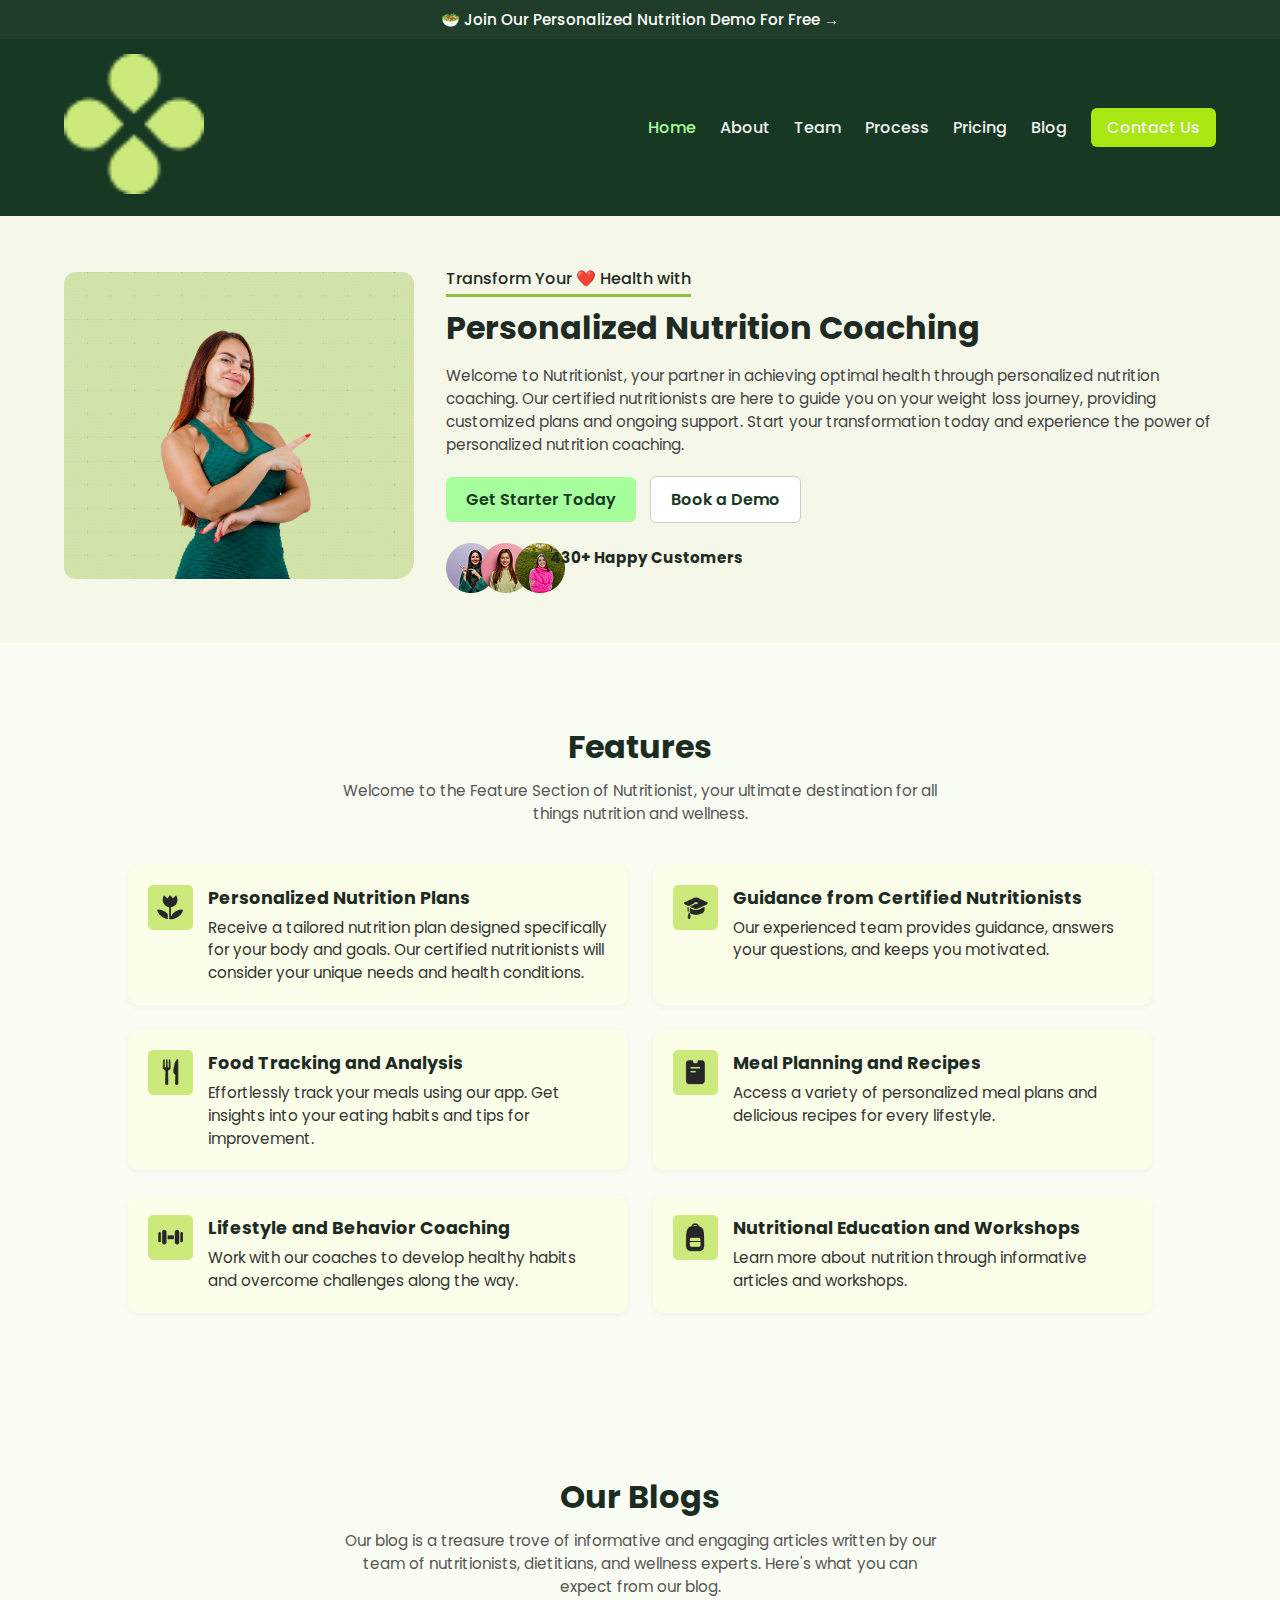
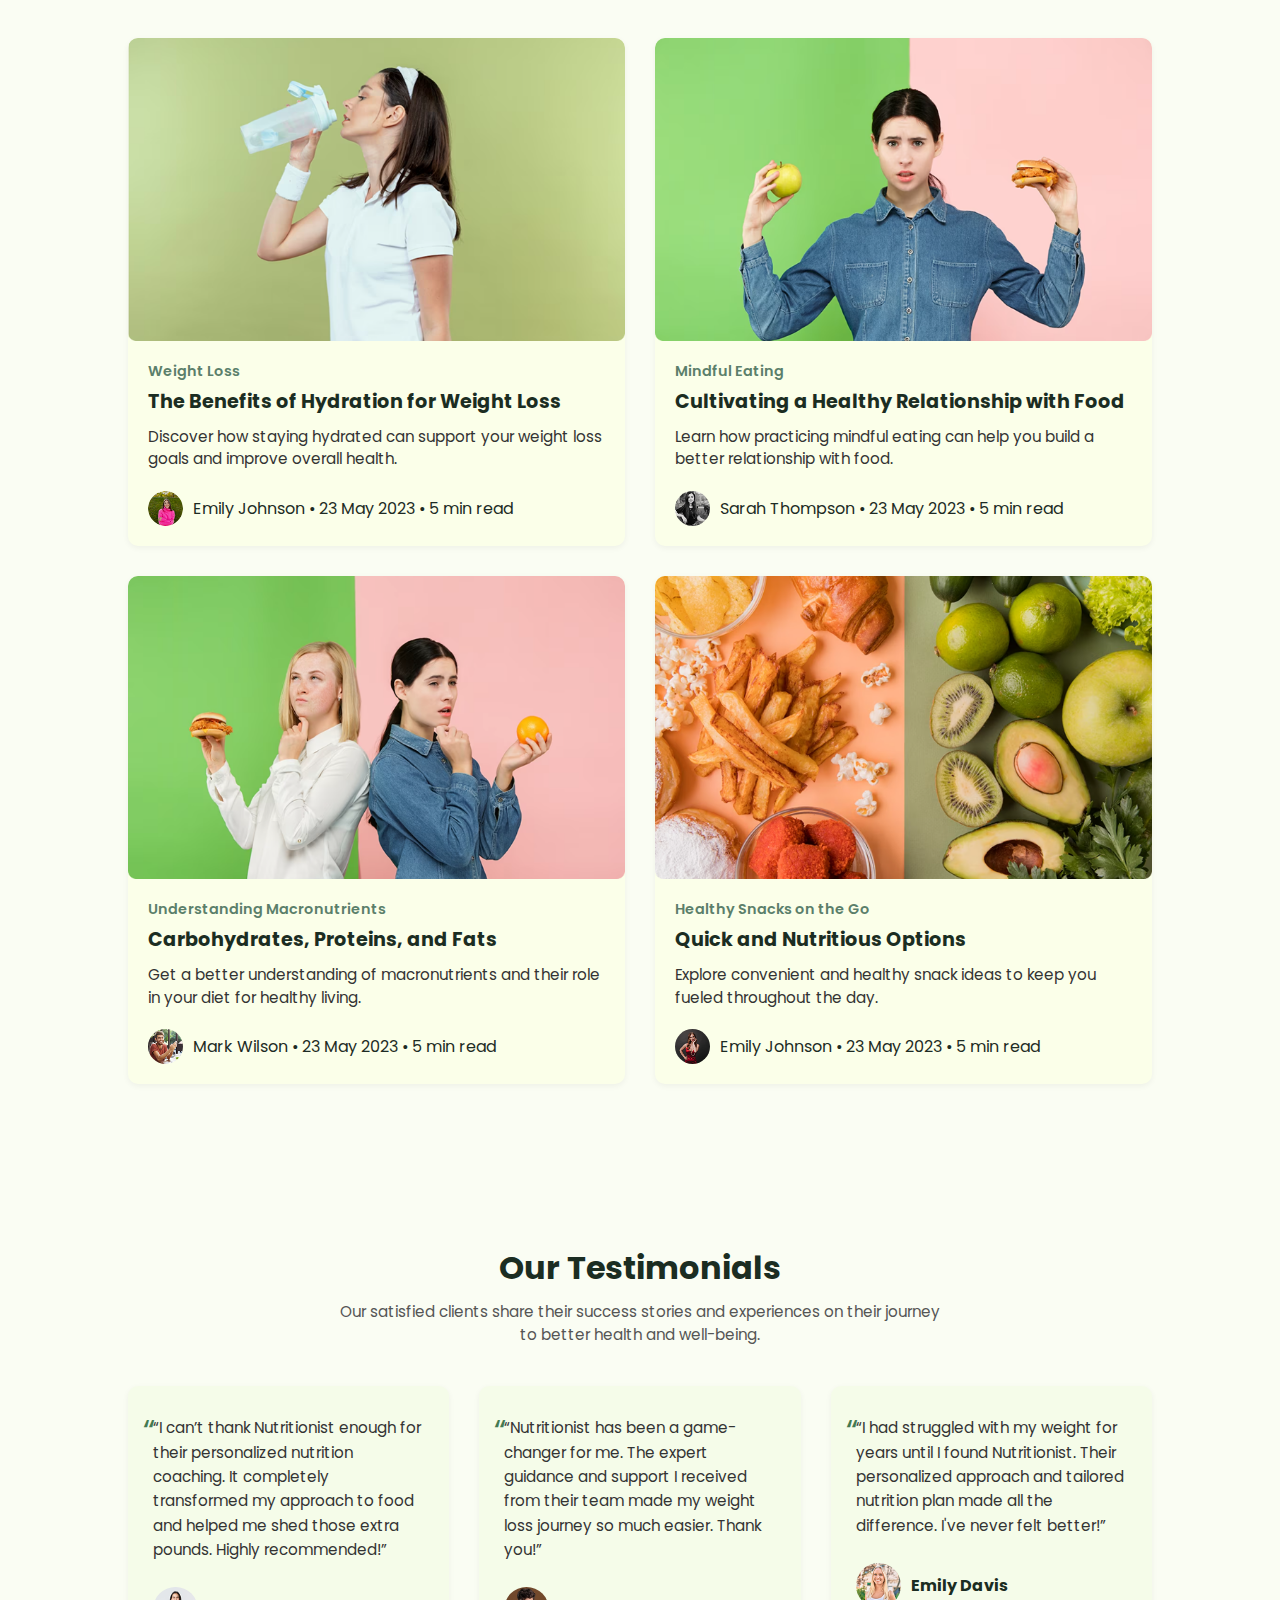
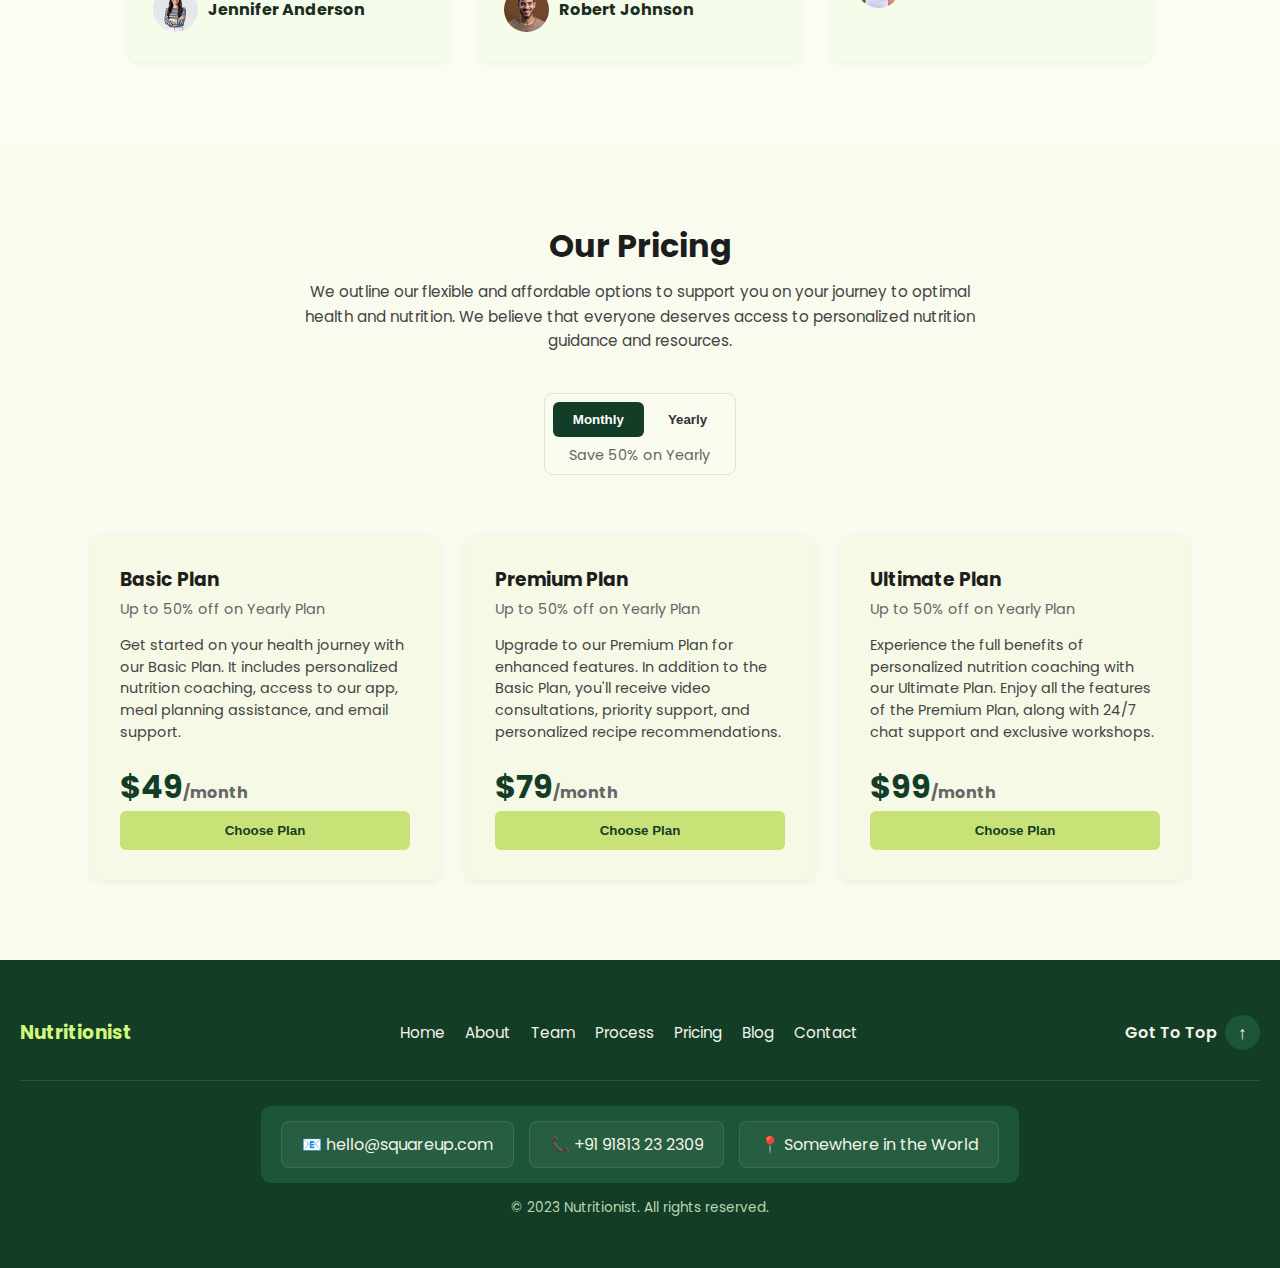
<file: index.html>
<!DOCTYPE html>
<html lang="en">
<head>
  <meta charset="UTF-8">
  <meta name="viewport" content="width=device-width, initial-scale=1.0">
  <title>Nutritionist – Home</title>
  <link rel="preconnect" href="https://fonts.googleapis.com">
  <link rel="preconnect" href="https://fonts.gstatic.com" crossorigin>
  <link href="https://fonts.googleapis.com/css2?family=Poppins:wght@400;500;700&display=swap" rel="stylesheet">
 <link rel="stylesheet" href="css/style.css">
</head>
<body>


  <div class="top-banner">
    <p>🥗 Join Our Personalized Nutrition Demo For Free →</p>
  </div>


  <header class="header">
    <div class="container">
      <div class="logo">
      <img src="image/logo.png" alt="logo" />
      </div>
      <nav class="nav">
        <a href="#" class="active">Home</a>
        <a href="#">About</a>
        <a href="#">Team</a>
        <a href="#">Process</a>
        <a href="#">Pricing</a>
        <a href="#">Blog</a>
        <a href="#" class="contact-btn">Contact Us</a>
      </nav>
    </div>
  </header>


  <section class="hero">
    <div class="hero-container">
      <div class="hero-image">
        <img src="image/homepage1.png" alt="Fitness Woman" />
      </div>
      <div class="hero-text">
        <h4>Transform Your ❤️ Health with</h4>
        <h1>Personalized Nutrition Coaching</h1>
        <p>
          Welcome to Nutritionist, your partner in achieving optimal health through personalized nutrition coaching.
          Our certified nutritionists are here to guide you on your weight loss journey, providing customized plans
          and ongoing support. Start your transformation today and experience the power of personalized nutrition coaching.
        </p>
        <div class="hero-buttons">
          <a href="#" class="btn primary">Get Starter Today</a>
          <a href="#" class="btn outline">Book a Demo</a>
        </div>
        <div class="customers">
          <img src="image/smallpic1.png" alt="Happy Customers" />
           <img src="image/smallpic2.png" alt="Happy Customers" />
            <img src="image/smallpic3.png" alt="Happy Customers" />
          <p><strong>430+ Happy Customers</strong></p>
        </div>
      </div>
    </div>
  </section>

<section class="features" id="features">
  <h2>Features</h2>
  <p class="features-subtext">
    Welcome to the Feature Section of Nutritionist, your ultimate destination for all things nutrition and wellness.
  </p>

  <div class="features-grid">
    <div class="feature-box">
      <img src="image/c1.png" alt="Nutrition Plan Icon" />
      <div>
        <h3>Personalized Nutrition Plans</h3>
        <p>
          Receive a tailored nutrition plan designed specifically for your body and goals.
          Our certified nutritionists will consider your unique needs and health conditions.
        </p>
      </div>
    </div>

    <div class="feature-box">
      <img src="image/c2.png" alt="Certified Nutritionists Icon" />
      <div>
        <h3>Guidance from Certified Nutritionists</h3>
        <p>
          Our experienced team provides guidance, answers your questions, and keeps you motivated.
        </p>
      </div>
    </div>

    <div class="feature-box">
      <img src="image/c3.png" alt="Food Tracking Icon" />
      <div>
        <h3>Food Tracking and Analysis</h3>
        <p>
          Effortlessly track your meals using our app. Get insights into your eating habits and tips for improvement.
        </p>
      </div>
    </div>

    <div class="feature-box">
      <img src="image/c4.png" alt="Meal Planning Icon" />
      <div>
        <h3>Meal Planning and Recipes</h3>
        <p>
          Access a variety of personalized meal plans and delicious recipes for every lifestyle.
        </p>
      </div>
    </div>

    <div class="feature-box">
      <img src="image/c5.png" alt="Coaching Icon" />
      <div>
        <h3>Lifestyle and Behavior Coaching</h3>
        <p>
          Work with our coaches to develop healthy habits and overcome challenges along the way.
        </p>
      </div>
    </div>

    <div class="feature-box">
      <img src="image/c6.png" alt="Workshops Icon" />
      <div>
        <h3>Nutritional Education and Workshops</h3>
        <p>
          Learn more about nutrition through informative articles and workshops.
        </p>
      </div>
    </div>
  </div>
</section>

<section class="blogs" id="blogs">
  <h2>Our Blogs</h2>
  <p class="blogs-subtext">
    Our blog is a treasure trove of informative and engaging articles written by our team of nutritionists,
    dietitians, and wellness experts. Here's what you can expect from our blog.
  </p>

  <div class="blogs-grid">
    <article class="blog-card">
      <img src="image/homepage2.png" alt="Woman drinking water for hydration" />
      <div class="blog-content">
        <p class="blog-category">Weight Loss</p>
        <h3>The Benefits of Hydration for Weight Loss</h3>
        <p class="blog-desc">
          Discover how staying hydrated can support your weight loss goals and improve overall health.
        </p>
        <div class="blog-author">
          <img src="image/smallpic3.png" alt="Emily Johnson" />
          <span>Emily Johnson • 23 May 2023 • 5 min read</span>
        </div>
      </div>
    </article>

    <article class="blog-card">
      <img src="image/homepage3.png" alt="Woman holding apple and burger for mindful eating" />
      <div class="blog-content">
        <p class="blog-category">Mindful Eating</p>
        <h3>Cultivating a Healthy Relationship with Food</h3>
        <p class="blog-desc">
          Learn how practicing mindful eating can help you build a better relationship with food.
        </p>
        <div class="blog-author">
          <img src="image/a1.png" alt="Sarah Thompson" />
          <span>Sarah Thompson • 23 May 2023 • 5 min read</span>
        </div>
      </div>
    </article>

    <article class="blog-card">
      <img src="image/homepage4.png" alt="Two women holding different foods for nutrition comparison" />
      <div class="blog-content">
        <p class="blog-category">Understanding Macronutrients</p>
        <h3>Carbohydrates, Proteins, and Fats</h3>
        <p class="blog-desc">
          Get a better understanding of macronutrients and their role in your diet for healthy living.
        </p>
        <div class="blog-author">
          <img src="image/a2.png" alt="Mark Wilson" />
          <span>Mark Wilson • 23 May 2023 • 5 min read</span>
        </div>
      </div>
    </article>

    <article class="blog-card">
      <img src="image/homepage5.png" alt="Healthy fruits and snacks on table" />
      <div class="blog-content">
        <p class="blog-category">Healthy Snacks on the Go</p>
        <h3>Quick and Nutritious Options</h3>
        <p class="blog-desc">
          Explore convenient and healthy snack ideas to keep you fueled throughout the day.
        </p>
        <div class="blog-author">
          <img src="image/a3.png" alt="Emily Johnson" />
          <span>Emily Johnson • 23 May 2023 • 5 min read</span>
        </div>
      </div>
    </article>
  </div>
</section>

<section class="testimonials" id="testimonials">
  <h2>Our Testimonials</h2>
  <p class="testimonials-subtext">
    Our satisfied clients share their success stories and experiences on their journey to better health and well-being.
  </p>

  <div class="testimonials-grid">
    <article class="testimonial-card">
      <p class="quote">“I can’t thank Nutritionist enough for their personalized nutrition coaching. It completely transformed my approach to food and helped me shed those extra pounds. Highly recommended!”</p>
      <div class="testimonial-author">
        <img src="image/homepage6.png" alt="Jennifer Anderson" />
        <h4>Jennifer Anderson</h4>
      </div>
    </article>

    <article class="testimonial-card">
      <p class="quote">“Nutritionist has been a game-changer for me. The expert guidance and support I received from their team made my weight loss journey so much easier. Thank you!”</p>
      <div class="testimonial-author">
        <img src="image/homepage7.png" alt="Robert Johnson" />
        <h4>Robert Johnson</h4>
      </div>
    </article>

    <article class="testimonial-card">
      <p class="quote">“I had struggled with my weight for years until I found Nutritionist. Their personalized approach and tailored nutrition plan made all the difference. I've never felt better!”</p>
      <div class="testimonial-author">
        <img src="image/homepage8.png" alt="Emily Davis" />
        <h4>Emily Davis</h4>
      </div>
    </article>
  </div>
</section>
 <section class="pricing">
  <h2>Our Pricing</h2>
  <p class="pricing-subtitle">
    We outline our flexible and affordable options to support you on your journey to optimal health and nutrition.
    We believe that everyone deserves access to personalized nutrition guidance and resources.
  </p>

  <div class="pricing-toggle">
    <button class="active">Monthly</button>
    <button>Yearly</button>
    <p class="save-text">Save 50% on Yearly</p>
  </div>

  <div class="pricing-plans">
    <div class="plan-box">
      <h3>Basic Plan</h3>
      <p class="plan-offer">Up to 50% off on Yearly Plan</p>
      <p class="plan-desc">
        Get started on your health journey with our Basic Plan. It includes personalized nutrition coaching, access to our app,
        meal planning assistance, and email support.
      </p>
      <p class="price">$49<span>/month</span></p>
      <button class="choose-btn">Choose Plan</button>
    </div>

    <div class="plan-box">
      <h3>Premium Plan</h3>
      <p class="plan-offer">Up to 50% off on Yearly Plan</p>
      <p class="plan-desc">
        Upgrade to our Premium Plan for enhanced features. In addition to the Basic Plan, you'll receive video consultations,
        priority support, and personalized recipe recommendations.
      </p>
      <p class="price">$79<span>/month</span></p>
      <button class="choose-btn">Choose Plan</button>
    </div>

    <div class="plan-box">
      <h3>Ultimate Plan</h3>
      <p class="plan-offer">Up to 50% off on Yearly Plan</p>
      <p class="plan-desc">
        Experience the full benefits of personalized nutrition coaching with our Ultimate Plan. Enjoy all the features of the
        Premium Plan, along with 24/7 chat support and exclusive workshops.
      </p>
      <p class="price">$99<span>/month</span></p>
      <button class="choose-btn">Choose Plan</button>
    </div>
  </div>
</section>
  <footer class="footer">
  <div class="footer-top">
    <div class="footer-logo">
      <h3>Nutritionist</h3>
    </div>

    <ul class="footer-nav">
      <li><a href="#">Home</a></li>
      <li><a href="#">About</a></li>
      <li><a href="#">Team</a></li>
      <li><a href="#">Process</a></li>
      <li><a href="#">Pricing</a></li>
      <li><a href="#">Blog</a></li>
      <li><a href="#">Contact</a></li>
    </ul>

    <a href="#top" class="go-top">
      <span>Got To Top</span>
      <div class="arrow">↑</div>
    </a>
  </div>

  <div class="footer-bottom">
    <div class="footer-contact">
      <div class="contact-box">
        <span>📧</span> hello@squareup.com
      </div>
      <div class="contact-box">
        <span>📞</span> +91 91813 23 2309
      </div>
      <div class="contact-box">
        <span>📍</span> Somewhere in the World
      </div>
    </div>
    <p class="copyright">© 2023 Nutritionist. All rights reserved.</p>
  </div>
</footer>





</body>
</html>
</file>
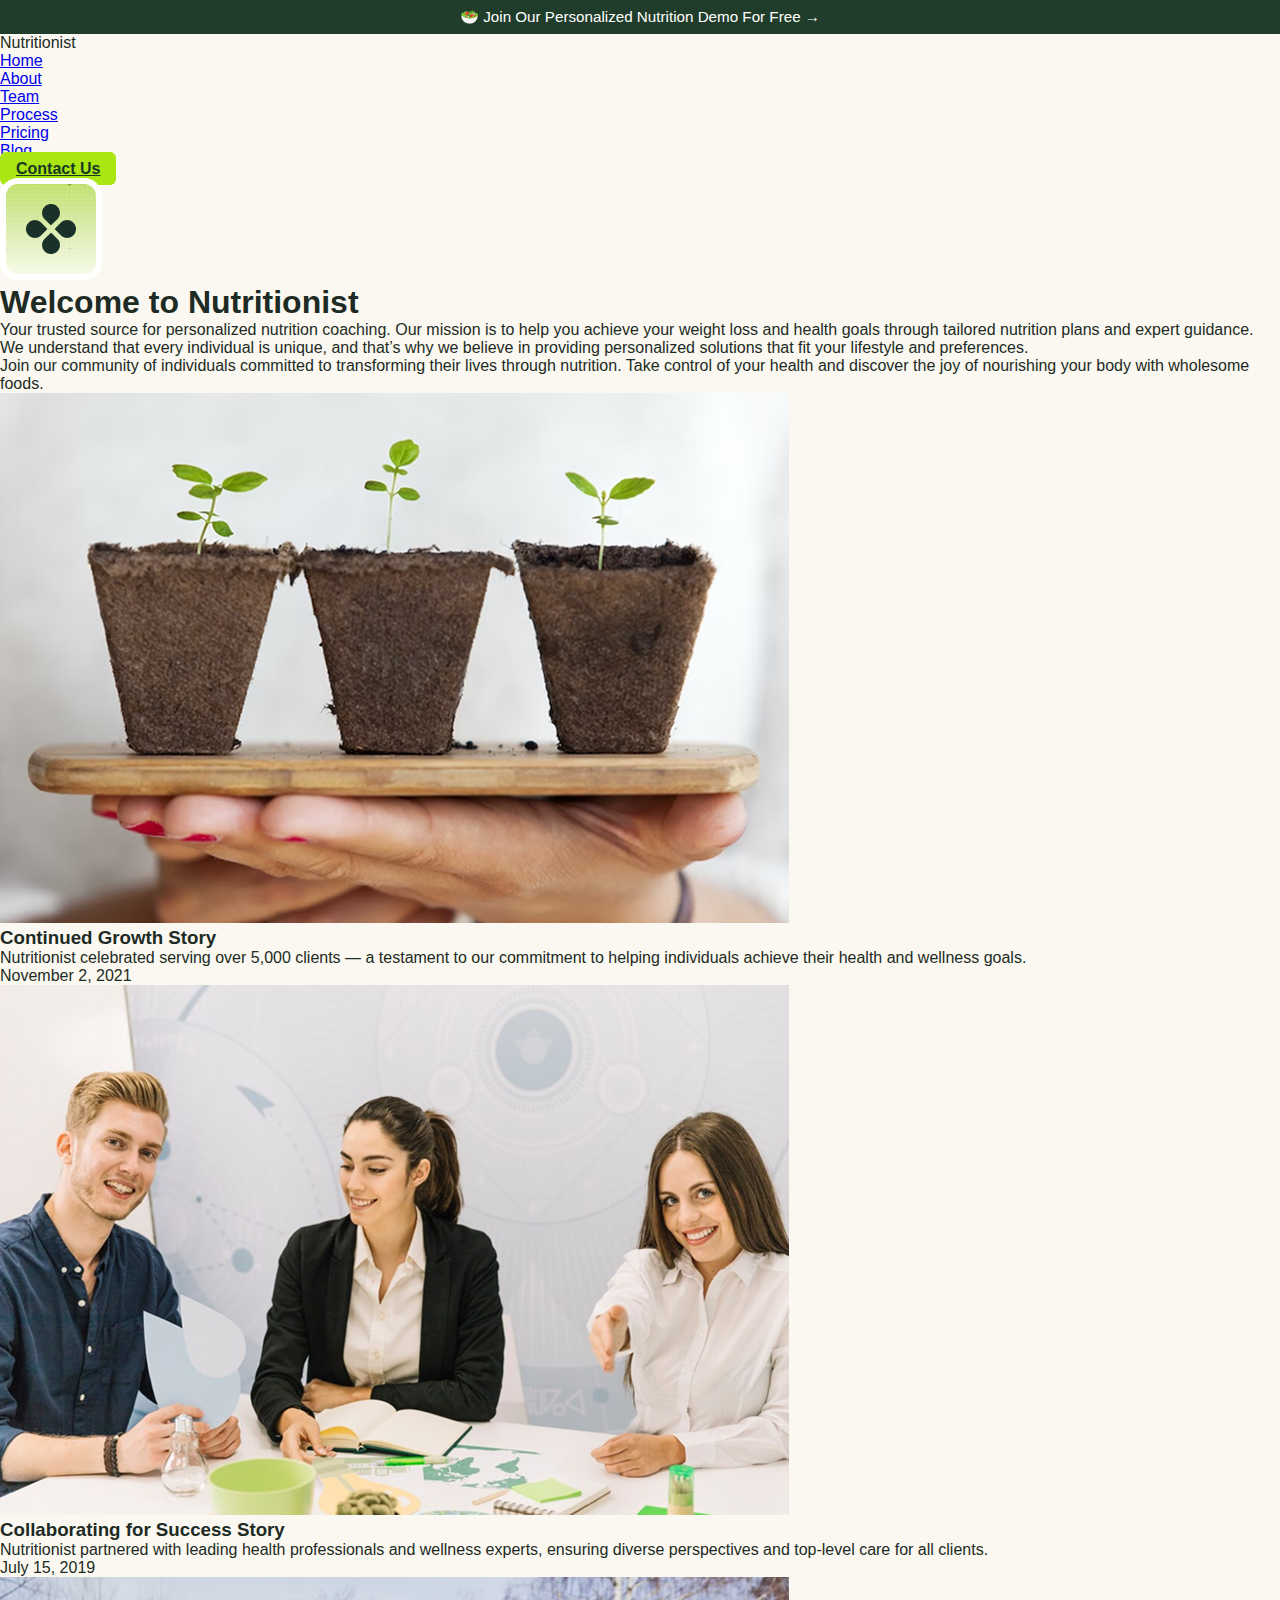
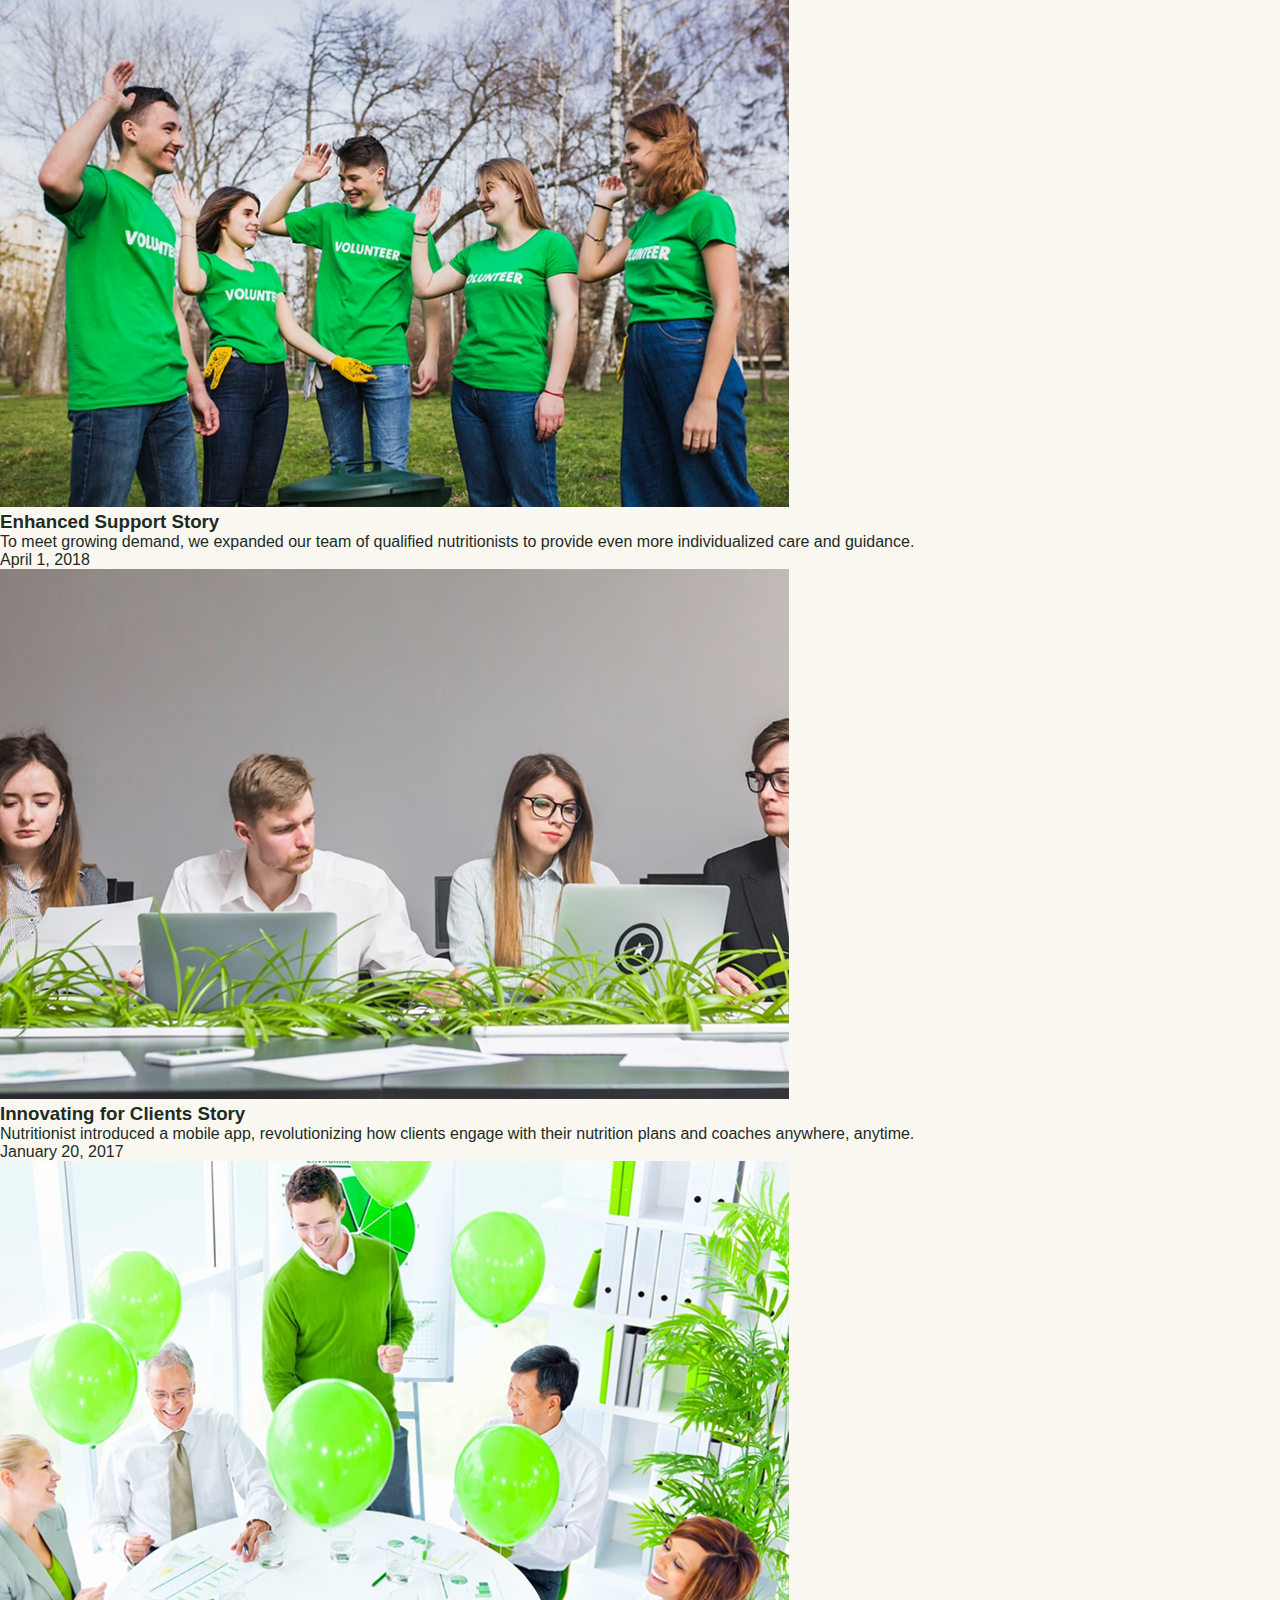
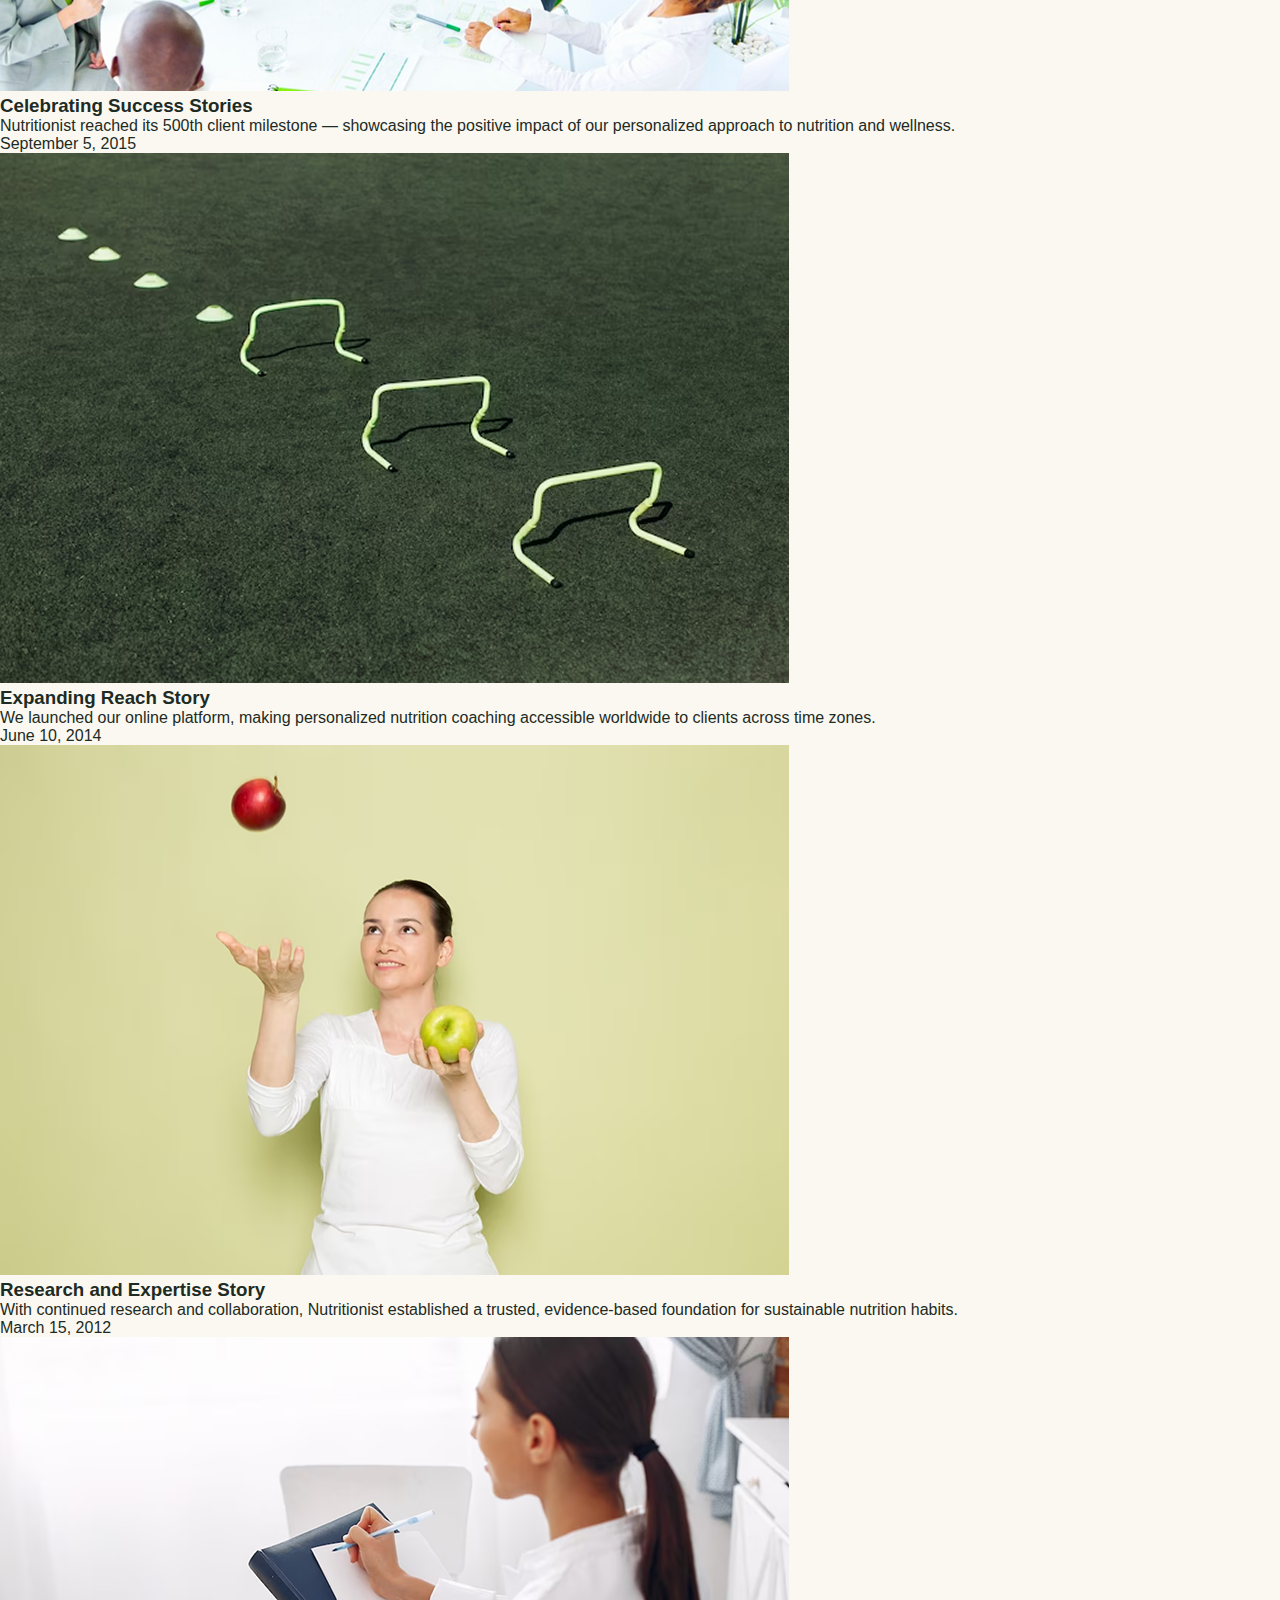
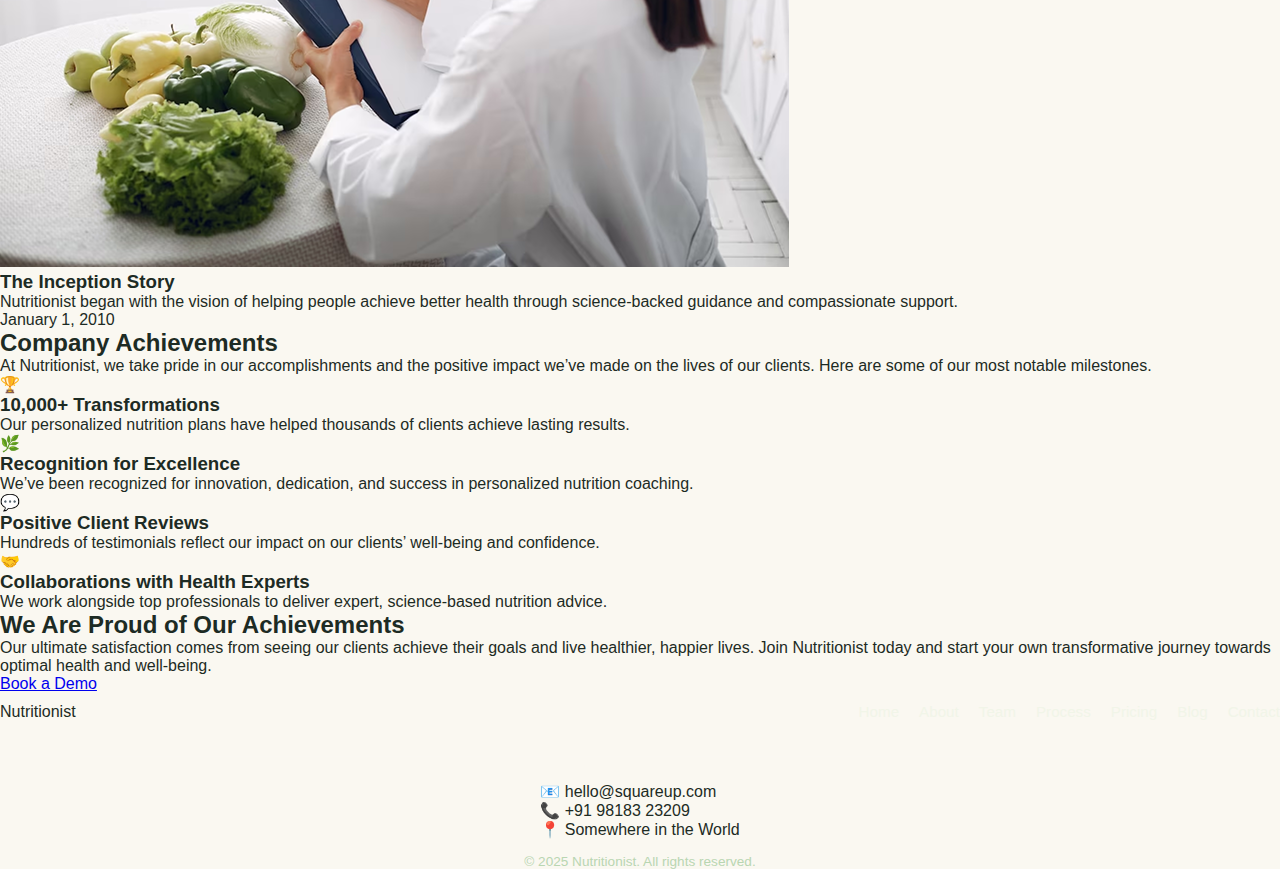
<file: about.html>
<!DOCTYPE html>
<html lang="en">
<head>
  <meta charset="UTF-8" />
  <meta name="viewport" content="width=device-width, initial-scale=1.0" />
  <meta name="description" content="Learn more about Nutritionist — our story, milestones, and dedication to helping individuals live healthier lives through personalized nutrition coaching." />
  <title>Nutritionist - About</title>
  <link rel="stylesheet" href="css/style.css" />
</head>

<body>

  <div class="top-banner">
    <p>🥗 Join Our Personalized Nutrition Demo For Free →</p>
  </div>

  <!-- Header -->
  <header>
    <nav class="navbar" aria-label="Main Navigation">
      <div class="logo">Nutritionist</div>
      <ul class="nav-links">
        <li><a href="index.html">Home</a></li>
        <li><a href="about.html" aria-current="page">About</a></li>
        <li><a href="team.html">Team</a></li>
        <li><a href="#">Process</a></li>
        <li><a href="#">Pricing</a></li>
        <li><a href="#">Blog</a></li>
      </ul>
      <a href="#" class="btn contact-btn">Contact Us</a>
    </nav>
  </header>

  <main>

    <!-- Top Logo Grid Section -->
    <section class="about-top">
      <div class="logo-grid">
        <div class="small-box"></div>
        <div class="small-box"></div>
        <div class="small-box"></div>
        <div class="small-box"></div>

        <div class="big-box">
          <img src="image/team-icon.png" alt="logo">
        </div>

        <div class="small-box"></div>
        <div class="small-box"></div>
        <div class="small-box"></div>
        <div class="small-box"></div>
      </div>

      <div class="about-welcome">
        <h1>Welcome to Nutritionist</h1>
        <p>
          Your trusted source for personalized nutrition coaching. Our mission is to help you achieve your
          weight loss and health goals through tailored nutrition plans and expert guidance.
        </p>
        <p>
          We understand that every individual is unique, and that’s why we believe in providing personalized
          solutions that fit your lifestyle and preferences.
        </p>
        <p>
          Join our community of individuals committed to transforming their lives through nutrition.
          Take control of your health and discover the joy of nourishing your body with wholesome foods.
        </p>
      </div>
    </section>

    <!-- Our Growth Journey -->
    <section class="journey">
      <div class="journey-grid">

        <div class="journey-item">
          <img src="image/Image (6).png" alt="Plant growth - Continued Growth Story" />
          <div class="journey-text">
            <h3>Continued Growth Story</h3>
            <p>
              Nutritionist celebrated serving over 5,000 clients — a testament to our commitment
              to helping individuals achieve their health and wellness goals.
            </p>
            <span class="journey-date">November 2, 2021</span>
          </div>
        </div>

        <div class="journey-item reverse">
          <img src="image/Image (7).png" alt="Team collaborating - Success Story" />
          <div class="journey-text">
            <h3>Collaborating for Success Story</h3>
            <p>
              Nutritionist partnered with leading health professionals and wellness experts,
              ensuring diverse perspectives and top-level care for all clients.
            </p>
            <span class="journey-date">July 15, 2019</span>
          </div>
        </div>

        <div class="journey-item">
          <img src="image/Image (8).png" alt="Volunteers working - Support Story" />
          <div class="journey-text">
            <h3>Enhanced Support Story</h3>
            <p>
              To meet growing demand, we expanded our team of qualified nutritionists
              to provide even more individualized care and guidance.
            </p>
            <span class="journey-date">April 1, 2018</span>
          </div>
        </div>

        <div class="journey-item reverse">
          <img src="image/Image (9).png" alt="Nutrition app - Innovation Story" />
          <div class="journey-text">
            <h3>Innovating for Clients Story</h3>
            <p>
              Nutritionist introduced a mobile app, revolutionizing how clients engage with
              their nutrition plans and coaches anywhere, anytime.
            </p>
            <span class="journey-date">January 20, 2017</span>
          </div>
        </div>

        <div class="journey-item">
          <img src="image/Image (10).png" alt="Celebration with balloons - Success Story" />
          <div class="journey-text">
            <h3>Celebrating Success Stories</h3>
            <p>
              Nutritionist reached its 500th client milestone — showcasing the positive impact
              of our personalized approach to nutrition and wellness.
            </p>
            <span class="journey-date">September 5, 2015</span>
          </div>
        </div>

        <div class="journey-item reverse">
          <img src="image/Image (11).png" alt="Online coaching - Expanding Reach Story" />
          <div class="journey-text">
            <h3>Expanding Reach Story</h3>
            <p>
              We launched our online platform, making personalized nutrition coaching
              accessible worldwide to clients across time zones.
            </p>
            <span class="journey-date">June 10, 2014</span>
          </div>
        </div>

        <div class="journey-item">
          <img src="image/Image (12).png" alt="Research and Expertise Story" />
          <div class="journey-text">
            <h3>Research and Expertise Story</h3>
            <p>
              With continued research and collaboration, Nutritionist established
              a trusted, evidence-based foundation for sustainable nutrition habits.
            </p>
            <span class="journey-date">March 15, 2012</span>
          </div>
        </div>

        <div class="journey-item reverse">
          <img src="image/Image (13).png" alt="Founder writing notes - Inception Story" />
          <div class="journey-text">
            <h3>The Inception Story</h3>
            <p>
              Nutritionist began with the vision of helping people achieve better health
              through science-backed guidance and compassionate support.
            </p>
            <span class="journey-date">January 1, 2010</span>
          </div>
        </div>
      </div>
    </section>

    <!-- Company Achievements -->
    <section class="achievements">
      <h2>Company Achievements</h2>
      <p class="achievements-subtext">
        At Nutritionist, we take pride in our accomplishments and the positive impact we’ve made
        on the lives of our clients. Here are some of our most notable milestones.
      </p>

      <div class="achievements-grid">
        <div class="achievement-card">
          <div class="icon">🏆</div>
          <h3>10,000+ Transformations</h3>
          <p>Our personalized nutrition plans have helped thousands of clients achieve lasting results.</p>
        </div>

        <div class="achievement-card">
          <div class="icon">🌿</div>
          <h3>Recognition for Excellence</h3>
          <p>We’ve been recognized for innovation, dedication, and success in personalized nutrition coaching.</p>
        </div>

        <div class="achievement-card">
          <div class="icon">💬</div>
          <h3>Positive Client Reviews</h3>
          <p>Hundreds of testimonials reflect our impact on our clients’ well-being and confidence.</p>
        </div>

        <div class="achievement-card">
          <div class="icon">🤝</div>
          <h3>Collaborations with Health Experts</h3>
          <p>We work alongside top professionals to deliver expert, science-based nutrition advice.</p>
        </div>
      </div>
    </section>

    <!-- Proud of Achievements Section -->
    <section class="proud-section">
      <div class="proud-content">
        <h2>We Are Proud of Our Achievements</h2>
        <p>
          Our ultimate satisfaction comes from seeing our clients achieve their goals and live healthier,
          happier lives. Join Nutritionist today and start your own transformative journey towards
          optimal health and well-being.
        </p>
      </div>
      <a href="#" class="btn-green">Book a Demo</a>
    </section>
  </main>

  <!-- Footer -->
  <footer>
    <div class="footer-container">
      <div class="footer-top">
        <div class="footer-logo">Nutritionist</div>
        <ul class="footer-nav">
          <li><a href="index.html">Home</a></li>
          <li><a href="about.html">About</a></li>
          <li><a href="team.html">Team</a></li>
          <li><a href="#">Process</a></li>
          <li><a href="#">Pricing</a></li>
          <li><a href="#">Blog</a></li>
          <li><a href="#">Contact</a></li>
        </ul>
      </div>

      <div class="footer-bottom">
        <div class="footer-info">
          <p>📧 hello@squareup.com</p>
          <p>📞 +91 98183 23209</p>
          <p>📍 Somewhere in the World</p>
        </div>
        <p class="copyright">© 2025 Nutritionist. All rights reserved.</p>
      </div>
    </div>
  </footer>

</body>
</html>
</file>
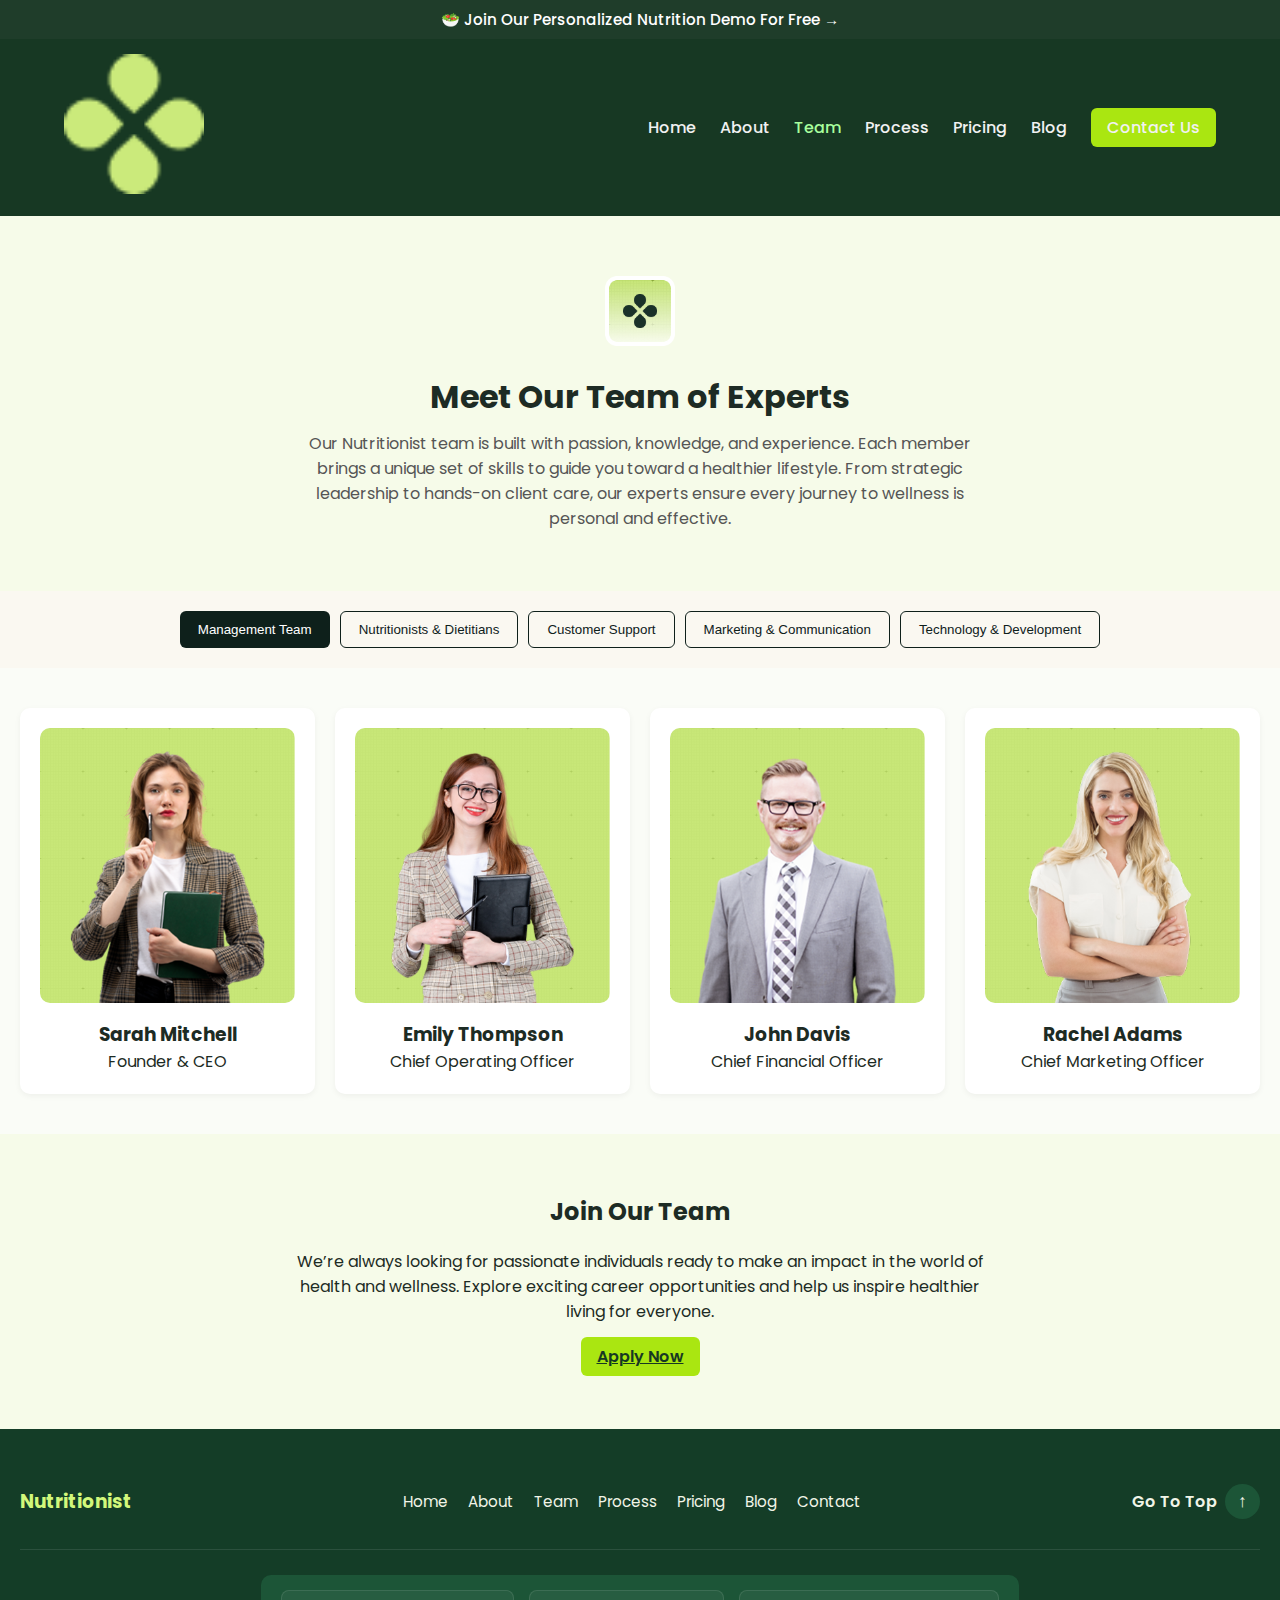
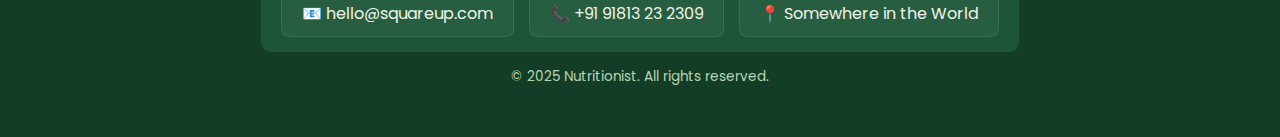
<file: team.html>
<!DOCTYPE html>
<html lang="en">
<head>
  <meta charset="UTF-8" />
  <meta name="viewport" content="width=device-width, initial-scale=1.0" />
  <meta name="description" content="Meet our team of expert nutritionists and wellness professionals helping you achieve your health goals." />
  <title>Nutritionist – Team</title>
  <link rel="preconnect" href="https://fonts.googleapis.com">
  <link rel="preconnect" href="https://fonts.gstatic.com" crossorigin>
  <link href="https://fonts.googleapis.com/css2?family=Poppins:wght@400;500;700&display=swap" rel="stylesheet">
  <link rel="stylesheet" href="css/style.css" />
</head>

<body>
  <!-- Top Banner -->
  <div class="top-banner">
    <p>🥗 Join Our Personalized Nutrition Demo For Free →</p>
  </div>

  <!-- Header -->
  <header class="header">
    <div class="container">
      <div class="logo">
        <img src="image/logo.png" alt="Nutritionist Logo" />
      </div>
      <nav class="nav">
        <a href="index.html">Home</a>
        <a href="about.html">About</a>
        <a href="team.html" class="active">Team</a>
        <a href="#">Process</a>
        <a href="#">Pricing</a>
        <a href="#">Blog</a>
        <a href="#" class="contact-btn">Contact Us</a>
      </nav>
    </div>
  </header>

  <main>
    <!-- Team Intro -->
    <section class="team-intro">
      <img src="image/team-icon.png" alt="Team icon" class="intro-icon" width="70" />
      <h1>Meet Our Team of Experts</h1>
      <p>
        Our Nutritionist team is built with passion, knowledge, and experience. Each member brings
        a unique set of skills to guide you toward a healthier lifestyle. From strategic leadership
        to hands-on client care, our experts ensure every journey to wellness is personal and effective.
      </p>
    </section>

    <!-- Team Categories -->
    <section class="team-categories">
      <div class="team-buttons">
        <button class="btn-dark">Management Team</button>
        <button class="btn-outline">Nutritionists & Dietitians</button>
        <button class="btn-outline">Customer Support</button>
        <button class="btn-outline">Marketing & Communication</button>
        <button class="btn-outline">Technology & Development</button>
      </div>
    </section>

    <!-- Team Grid -->
    <section class="team-grid">
      <article class="team-member">
        <img src="image/team-1.png" alt="Sarah Mitchell - Founder and CEO" />
        <h3>Sarah Mitchell</h3>
        <p>Founder & CEO</p>
      </article>

      <article class="team-member">
        <img src="image/team-3.png" alt="Emily Thompson - Chief Operating Officer" />
        <h3>Emily Thompson</h3>
        <p>Chief Operating Officer</p>
      </article>

      <article class="team-member">
        <img src="image/team-2.png" alt="John Davis - Chief Financial Officer" />
        <h3>John Davis</h3>
        <p>Chief Financial Officer</p>
      </article>

      <article class="team-member">
        <img src="image/team-4.png" alt="Rachel Adams - Chief Marketing Officer" />
        <h3>Rachel Adams</h3>
        <p>Chief Marketing Officer</p>
      </article>
    </section>

    <!-- Join Team -->
    <section class="join-team">
      <div class="join-box">
        <h2>Join Our Team</h2>
        <p>
          We’re always looking for passionate individuals ready to make an impact in the world of health and wellness.
          Explore exciting career opportunities and help us inspire healthier living for everyone.
        </p>
        <a href="#" class="btn contact-btn">Apply Now</a>
      </div>
    </section>
  </main>

  <!-- Footer -->
  <footer class="footer">
    <div class="footer-top">
      <div class="footer-logo">
        <h3>Nutritionist</h3>
      </div>

      <ul class="footer-nav">
        <li><a href="index.html">Home</a></li>
        <li><a href="about.html">About</a></li>
        <li><a href="team.html">Team</a></li>
        <li><a href="#">Process</a></li>
        <li><a href="#">Pricing</a></li>
        <li><a href="#">Blog</a></li>
        <li><a href="#">Contact</a></li>
      </ul>

      <a href="#top" class="go-top">
        <span>Go To Top</span>
        <div class="arrow">↑</div>
      </a>
    </div>

    <div class="footer-bottom">
      <div class="footer-contact">
        <div class="contact-box">
          <span>📧</span> hello@squareup.com
        </div>
        <div class="contact-box">
          <span>📞</span> +91 91813 23 2309
        </div>
        <div class="contact-box">
          <span>📍</span> Somewhere in the World
        </div>
      </div>
      <p class="copyright">© 2025 Nutritionist. All rights reserved.</p>
    </div>
  </footer>
</body>
</html>
</file>
<file: css/style.css>
* {
  margin: 0;
  padding: 0;
  box-sizing: border-box;
}

body {
  font-family: 'Poppins', sans-serif;
  background-color: #faf8f1; /* beige background */
  color: #1d2b24;
}

/* Top Banner */
.top-banner {
  background-color: #1f3d2a;
  color: #fff;
  text-align: center;
  padding: 8px 0;
  font-weight: 500;
  font-size: 0.95rem;
}

/* Header */
.header {
  background-color: #173823;
  padding: 15px 0;
}

.container {
  width: 90%;
  max-width: 1200px;
  margin: auto;
  display: flex;
  justify-content: space-between;
  align-items: center;
}

.logo img {
  width: 140px;
}

.nav a {
  text-decoration: none;
  color: #f1f1f1;
  margin-left: 20px;
  font-weight: 500;
  transition: 0.3s ease;
}

.nav a.active {
  color: #a8ff9d;
}

.nav a:hover {
  color: #a8ff9d;
}

.contact-btn {
  background-color: #aae611;
  color: #173823;
  padding: 8px 16px;
  border-radius: 6px;
  font-weight: 600;
}

/* Hero Section */
.hero {
  background-color: #f5f8e8;
  padding: 50px 0;
}

.hero-container {
  width: 90%;
  max-width: 1200px;
  margin: auto;
  display: flex;
  align-items: center;
  justify-content: space-between;
  flex-wrap: wrap;
  gap: 2rem;
}

.hero-image img {
  width: 350px;
  border-radius: 12px;
}

.hero-text {
  flex: 1;
  min-width: 280px;
}

.hero-text h4 {
  color: #1d2b24;
  font-weight: 500;
  margin-bottom: 10px;
  border-bottom: 3px solid #8bc34a;
  display: inline-block;
  padding-bottom: 3px;
}

.hero-text h1 {
  font-size: 2rem;
  color: #1d2b24;
  margin-bottom: 15px;
  line-height: 1.3;
}

.hero-text p {
  color: #444;
  font-size: 0.95rem;
  margin-bottom: 20px;
}

.hero-buttons .btn {
  display: inline-block;
  padding: 10px 20px;
  border-radius: 6px;
  font-weight: 600;
  text-decoration: none;
  margin-right: 10px;
}

.btn.primary {
  background-color: #a8ff9d;
  color: #173823;
}

.btn.outline {
  border: 1px solid #ccc;
  color: #173823;
  background-color: #fff;
}

.customers {
  display: flex;
  align-items: center;
  margin-top: 20px;
  
}

.customers img {
  width: 50px; /* smaller avatar size */
  margin-right: -2%; /* reduced side space */
  vertical-align: middle;
}

.customers p {
  color: #1d2b24;
  font-weight: 500;
}

/* Responsive */
@media (max-width: 768px) {
  .hero-container {
    flex-direction: column;
    text-align: center;
  }

  .nav {
    display: none; /* you can add toggle later if needed */
  }

  .hero-image img {
    width: 80%;
    max-width: 300px;
    margin-bottom: 20px;
  }
}

/* ===== FEATURES SECTION ===== */
.features {
  padding: 80px 10%;
  background-color: #f9fdf3;
  text-align: center;
}

.features h2 {
  font-size: 2rem;
  color: #1b2d22;
  margin-bottom: 8px;
}

.features-subtext {
  color: #555;
  max-width: 600px;
  margin: 0 auto 40px;
  font-size: 0.95rem;
}

.features-grid {
  display: grid;
  grid-template-columns: repeat(2, 1fr);
  gap: 25px;
}

.feature-box {
  display: flex;
  background: #fbffe9;
  border-radius: 10px;
  padding: 20px;
  text-align: left;
  box-shadow: 0 2px 6px rgba(0,0,0,0.05);
  align-items: flex-start;
}

.feature-box img {
  width: 45px;
  height: 45px;
  margin-right: 15px;
}

.feature-box h3 {
  font-size: 1.1rem;
  color: #1d2b24;
  margin-bottom: 6px;
}

.feature-box p {
  color: #333;
  font-size: 0.95rem;
  line-height: 1.5;
}

/* Mobile View */
@media (max-width: 768px) {
  .features-grid {
    grid-template-columns: 1fr;
  }

  .feature-box {
    flex-direction: row;
    padding: 18px;
  }

  .features {
    padding: 60px 6%;
  }
}

/* ===== BLOG SECTION ===== */
.blogs {
  padding: 80px 10%;
  background-color: #fafdf3;
  text-align: center;
}

.blogs h2 {
  font-size: 2rem;
  color: #1b2d22;
  margin-bottom: 8px;
}

.blogs-subtext {
  color: #555;
  max-width: 600px;
  margin: 0 auto 40px;
  font-size: 0.95rem;
}

.blogs-grid {
  display: grid;
  grid-template-columns: repeat(2, 1fr);
  gap: 30px;
}

.blog-card {
  background: #fbffe9;
  border-radius: 10px;
  overflow: hidden;
  box-shadow: 0 2px 6px rgba(0, 0, 0, 0.05);
  text-align: left;
}

.blog-card img {
  width: 100%;
  height: auto;
  display: block;
}

.blog-content {
  padding: 20px;
}

.blog-category {
  color: #5b7f6b;
  font-weight: 600;
  font-size: 0.9rem;
  margin-bottom: 5px;
}

.blog-content h3 {
  font-size: 1.2rem;
  color: #1b2d22;
  margin-bottom: 10px;
}

.blog-desc {
  color: #333;
  font-size: 0.95rem;
  line-height: 1.5;
  margin-bottom: 20px;
}

.blog-author {
  display: flex;
  align-items: center;
  gap: 10px;
}

.blog-author img {
  width: 35px;
  height: 35px;
  border-radius: 50%;
}


@media (max-width: 768px) {
  .blogs-grid {
    grid-template-columns: 1fr;
  }

  .blogs {
    padding: 60px 6%;
  }
}

/* ===== TESTIMONIALS SECTION ===== */
.testimonials {
  background-color: #fafdf3;
  padding: 80px 10%;
  text-align: center;
}

.testimonials h2 {
  font-size: 2rem;
  color: #1b2d22;
  margin-bottom: 8px;
}

.testimonials-subtext {
  color: #555;
  max-width: 600px;
  margin: 0 auto 40px;
  font-size: 0.95rem;
}

.testimonials-grid {
  display: grid;
  grid-template-columns: repeat(3, 1fr);
  gap: 30px;
}

.testimonial-card {
  background: #f5fce9;
  border-radius: 10px;
  padding: 30px 25px;
  box-shadow: 0 2px 6px rgba(0, 0, 0, 0.05);
  text-align: left;
}

.quote {
  font-size: 0.95rem;
  color: #333;
  margin-bottom: 25px;
  line-height: 1.6;
  position: relative;
}

.quote::before {
  content: "“";
  font-size: 2rem;
  color: #447a52;
  position: absolute;
  left: -10px;
  top: -10px;
}

.testimonial-author {
  display: flex;
  align-items: center;
  gap: 10px;
}

.testimonial-author img {
  width: 45px;
  height: 45px;
  border-radius: 50%;
}

.testimonial-author h4 {
  font-size: 1rem;
  color: #1b2d22;
  margin: 0;
}

/* Mobile view */
@media (max-width: 768px) {
  .testimonials-grid {
    grid-template-columns: 1fr;
  }

  .testimonials {
    padding: 60px 6%;
  }
}


.pricing {
  background-color: #f9fbee;
  text-align: center;
  padding: 80px 20px;
}

.pricing h2 {
  font-size: 2rem;
  color: #1d1d1d;
  margin-bottom: 10px;
}

.pricing-subtitle {
  color: #444;
  max-width: 700px;
  margin: 0 auto 40px;
  line-height: 1.6;
  font-size: 0.95rem;
}

.pricing-toggle {
  display: inline-block;
  background-color: #f9fbee;
  border: 1px solid #e2e6ce;
  border-radius: 8px;
  padding: 8px;
  margin-bottom: 10px;
}

.pricing-toggle button {
  background: none;
  border: none;
  font-weight: 600;
  padding: 10px 20px;
  cursor: pointer;
  color: #333;
}

.pricing-toggle .active {
  background-color: #143d27;
  color: #fff;
  border-radius: 6px;
}

.save-text {
  color: #666;
  font-size: 0.9rem;
  margin-top: 8px;
}

.pricing-plans {
  display: grid;
  grid-template-columns: repeat(3, 1fr);
  gap: 25px;
  margin-top: 50px;
  max-width: 1100px;
  margin-left: auto;
  margin-right: auto;
}

.plan-box {
  background-color: #f5f9e6;
  border-radius: 10px;
  padding: 30px;
  text-align: left;
  box-shadow: 0 2px 6px rgba(0, 0, 0, 0.05);
  transition: transform 0.3s ease;
}

.plan-box:hover {
  transform: translateY(-5px);
}

.plan-box h3 {
  color: #1d1d1d;
  margin-bottom: 5px;
}

.plan-offer {
  color: #666;
  font-size: 0.9rem;
  margin-bottom: 15px;
}

.plan-desc {
  color: #444;
  font-size: 0.9rem;
  line-height: 1.5;
  margin-bottom: 20px;
}

.price {
  font-size: 2rem;
  font-weight: bold;
  color: #143d27;
}

.price span {
  font-size: 1rem;
  color: #666;
}

.choose-btn {
  display: block;
  width: 100%;
  background-color: #c8e277;
  border: none;
  border-radius: 6px;
  padding: 12px;
  font-weight: 600;
  color: #143d27;
  cursor: pointer;
  transition: background-color 0.3s ease;
}

.choose-btn:hover {
  background-color: #b8d86c;
}


@media (max-width: 900px) {
  .pricing-plans {
    grid-template-columns: 1fr;
  }

  .plan-box {
    text-align: center;
  }
}


.footer {
  background-color: #143d27;
  color: #f1f5e8;
  padding: 50px 20px;
  font-family: 'Poppins', sans-serif;
}

.footer-top {
  display: flex;
  justify-content: space-between;
  align-items: center;
  flex-wrap: wrap;
  border-bottom: 1px solid rgba(255, 255, 255, 0.1);
  padding-bottom: 25px;
  margin-bottom: 25px;
}

.footer-logo {
  display: flex;
  align-items: center;
  gap: 10px;
}

.footer-logo img {
  width: 35px;
  height: auto;
}

.footer-logo h3 {
  color: #d2f87b;
  margin: 0;
}

.footer-nav {
  display: flex;
  list-style: none;
  gap: 20px;
  flex-wrap: wrap;
  justify-content: center;
  margin: 10px 0;
  padding: 0;
}

.footer-nav a {
  color: #f1f5e8;
  text-decoration: none;
  font-size: 0.95rem;
  transition: color 0.3s;
}

.footer-nav a:hover {
  color: #c6e86f;
}

.go-top {
  display: flex;
  align-items: center;
  gap: 8px;
  color: #f1f5e8;
  text-decoration: none;
  font-weight: 600;
}

.arrow {
  background-color: #1c5537;
  border-radius: 50%;
  width: 35px;
  height: 35px;
  display: flex;
  justify-content: center;
  align-items: center;
  font-size: 1.1rem;
}

.footer-bottom {
  display: flex;
  flex-direction: column;
  align-items: center;
  gap: 15px;
}

.footer-contact {
  display: flex;
  flex-wrap: wrap;
  justify-content: center;
  gap: 15px;
  background-color: #1c5537;
  padding: 15px 20px;
  border-radius: 10px;
}

.contact-box {
  background-color: rgba(255, 255, 255, 0.05);
  border: 1px solid rgba(255, 255, 255, 0.1);
  padding: 10px 20px;
  border-radius: 8px;
}

.copyright {
  color: #b9d6b2;
  font-size: 0.85rem;
}


@media (max-width: 768px) {
  .footer-top {
    flex-direction: column;
    text-align: center;
    gap: 15px;
  }

  .footer-contact {
    flex-direction: column;
    align-items: center;
  }
}

.team-intro {
  text-align: center;
  padding: 60px 20px;
  background-color: #f6fbe9;
}
.team-intro h1 {
  margin: 20px 0 10px;
}
.team-intro p {
  max-width: 700px;
  margin: 0 auto;
  color: #555;
}
.team-categories {
  text-align: center;
  margin: 20px 0;
}
.team-buttons {
  display: flex;
  flex-wrap: wrap;
  gap: 10px;
  justify-content: center;
}
.btn-dark {
  background-color: #0e201b;
  color: white;
  padding: 10px 18px;
  border: none;
  border-radius: 6px;
}
.btn-outline {
  background: none;
  border: 1px solid #0e201b;
  color: #0e201b;
  padding: 10px 18px;
  border-radius: 6px;
}
.team-grid {
  display: grid;
  grid-template-columns: repeat(auto-fit, minmax(220px, 1fr));
  gap: 20px;
  padding: 40px 20px;
  background-color: #fafcf7;
}
.team-member {
  text-align: center;
  background-color: white;
  border-radius: 10px;
  padding: 20px;
  box-shadow: 0 2px 6px rgba(0,0,0,0.05);
}
.team-member img {
  width: 100%;
  border-radius: 10px;
  margin-bottom: 10px;
}
.join-team {
  text-align: center;
  background-color: #f6fbe9;
  padding: 60px 20px;
}
.join-box {
  max-width: 700px;
  margin: 0 auto;
}
.join-box p {
  margin: 20px 0;
}
</file>
